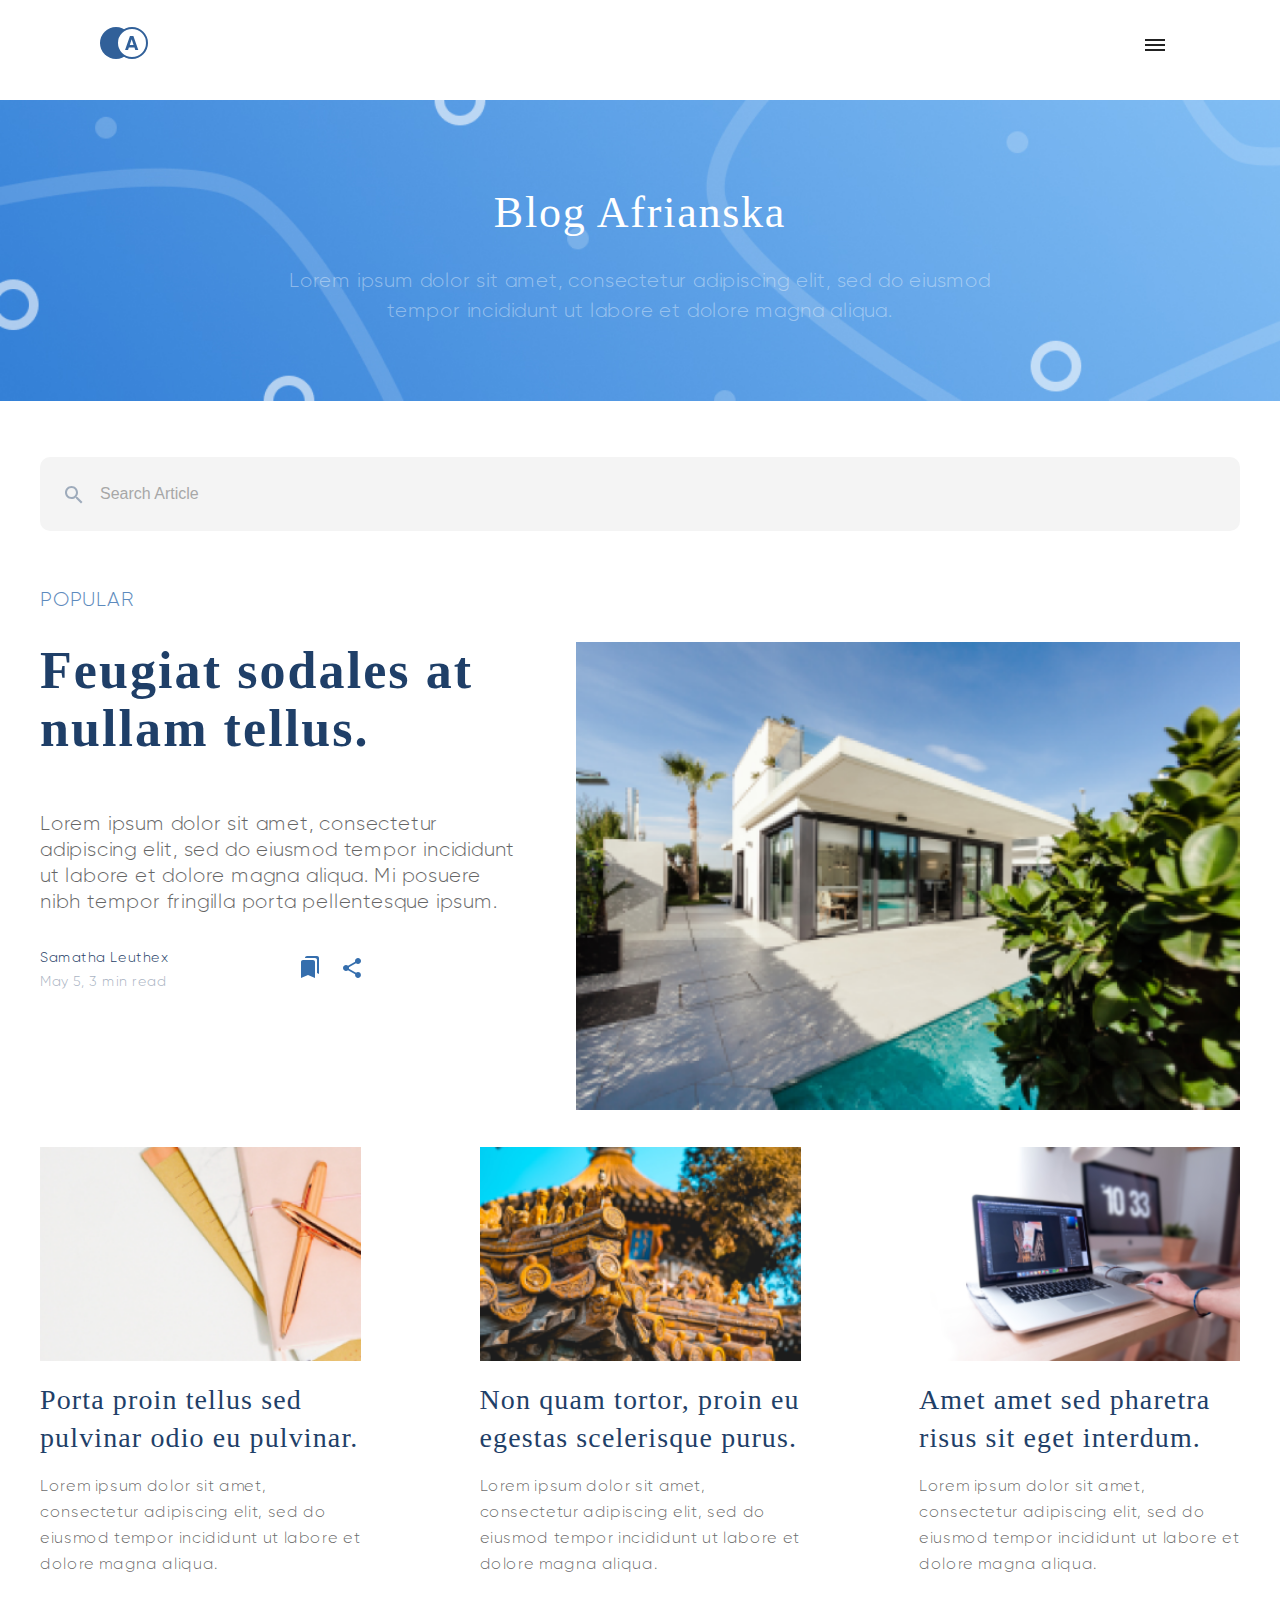
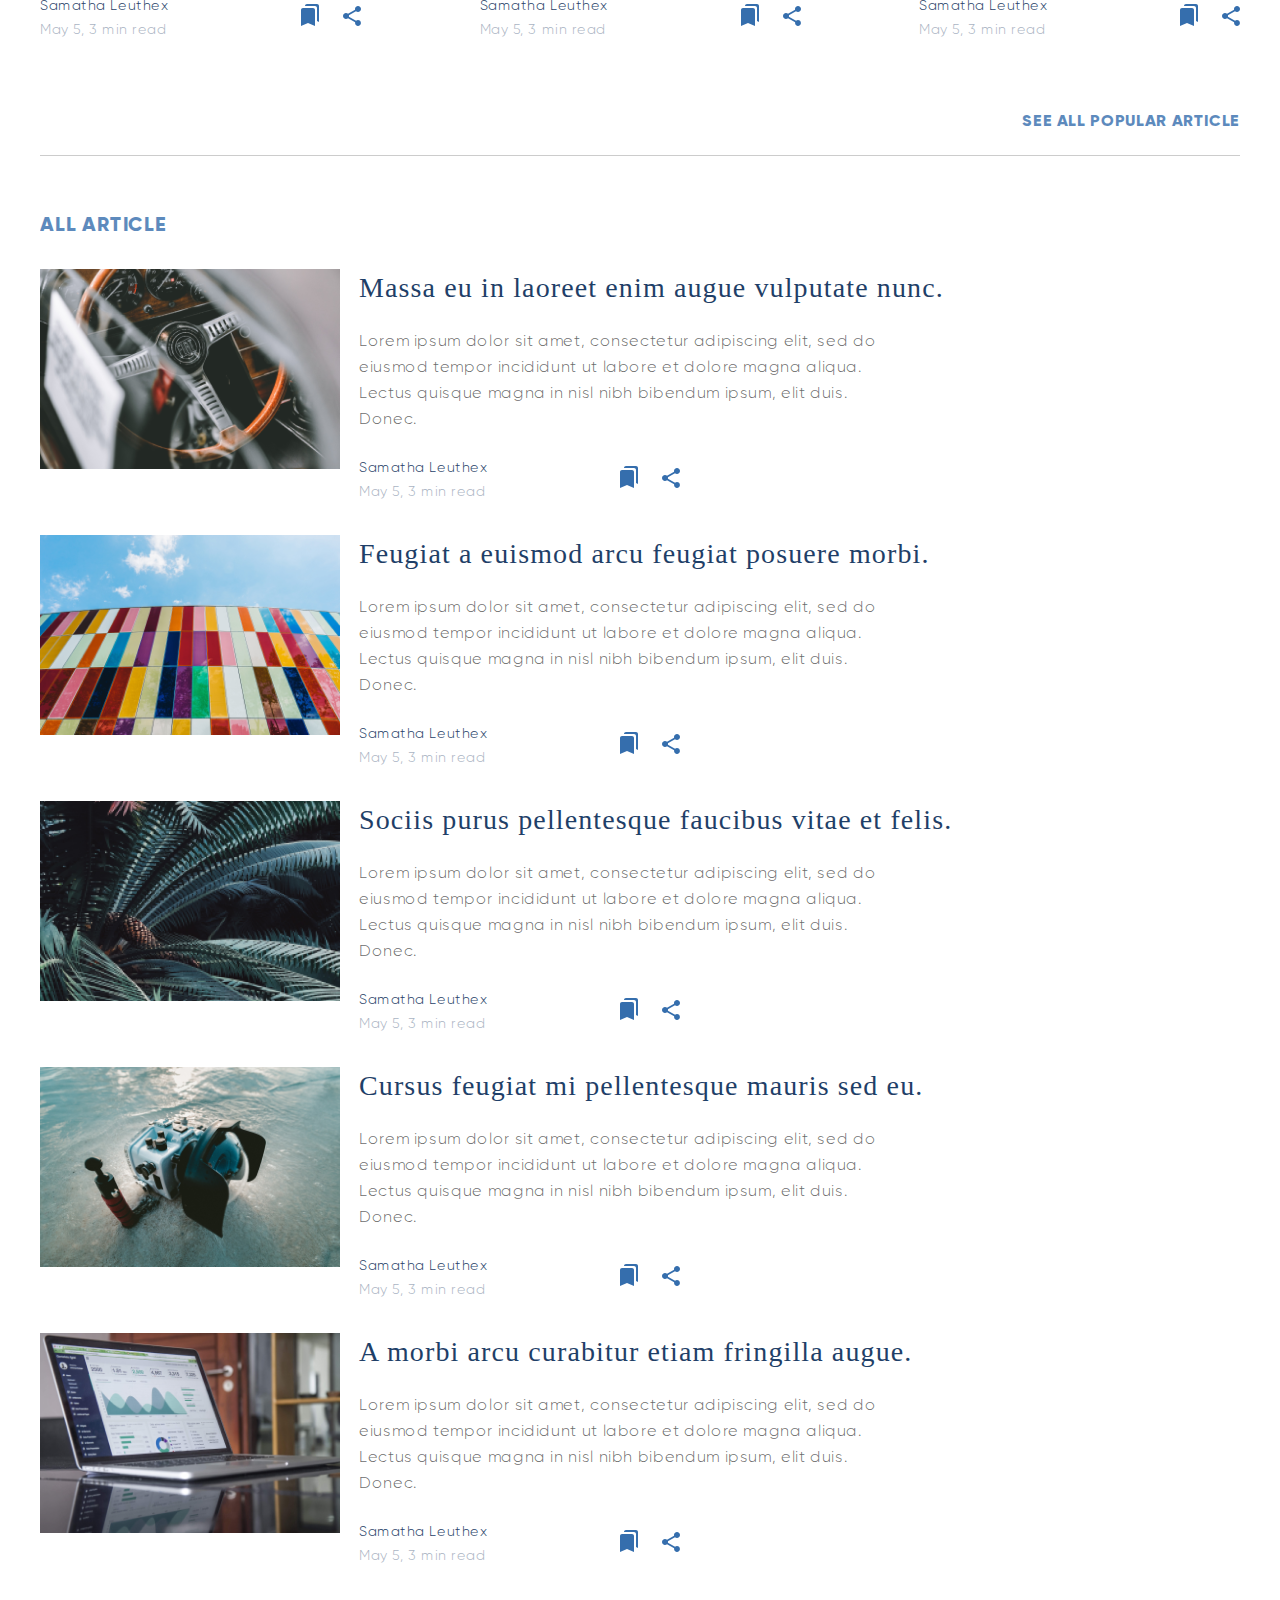
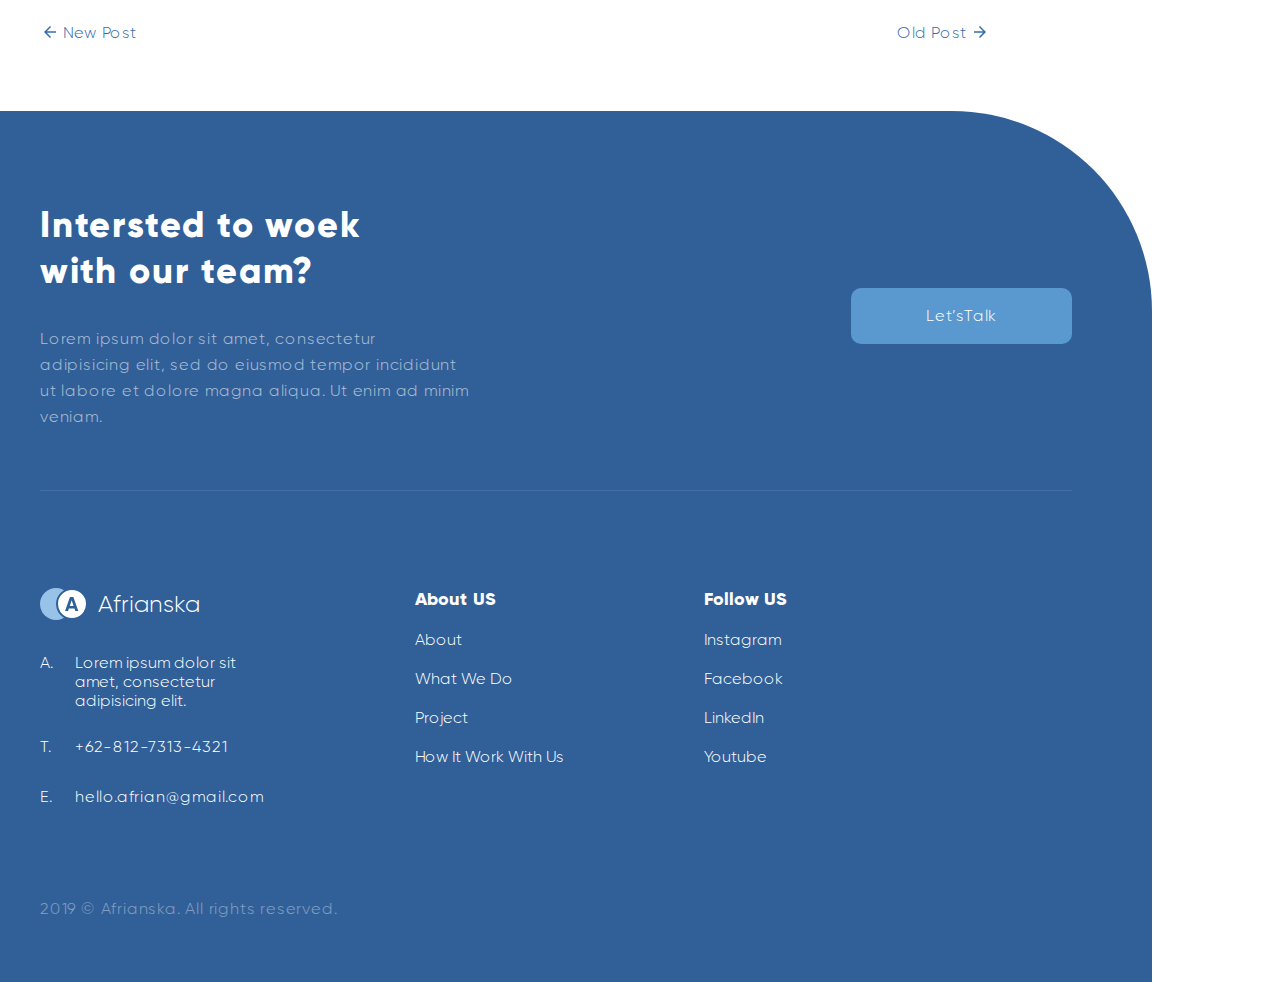
<file: index.html>
<!DOCTYPE html>
<html lang="en">
<head>
    <meta charset="UTF-8">
    <meta name="viewport" content="width=device-width, initial-scale=1.0">
    <title>Afrianska_2</title>
    <link rel="stylesheet" href="./styles/main.min.css">
    <!-- <link rel="stylesheet" href="./styles/main.css"> -->
    
</head>
<body>
    <header>
        <div class="header_inner">
            <div class="header_left">
                <a href="#" class="logo">
                    <img src="./image/1.logo.svg" alt="">
                </a>
            </div>

            <div class="header_burger">
                <input type="checkbox" id="menu">
                <label for="menu" class="burger">

                    <span></span>

                </label>

                <div class="links">
                    <a href="#" class="link">binasa</a>
                    <a href="#" class="link">binasa</a>
                    <a href="#" class="link">binasa</a>
                    <a href="#" class="link">binasa</a>
                </div>



            </div>

        </div>
    </header>



    <section class="section1">
        <div class="section1_inner container">
            <h1>
                Blog Afrianska
            </h1>


            <p>
                Lorem ipsum dolor sit amet, consectetur adipiscing elit, sed do eiusmod tempor incididunt ut labore et
                dolore magna aliqua.
            </p>
        </div>
    </section>


    <section class="section2 container">
        <div class="section2_search">
            <label for="lupa" class="lupa">
                <img src="./image/lupa.svg" alt="">
            </label>
            <input type="search" placeholder="Search Article" id="lupa">
        </div>


        <div class="popular">
            <a href="#">
                POPULAR
            </a>
        </div>
    </section>



    <section class="section3 container">
        <div class="section3_left">

            <div class="section3_left_info">
                <h2>
                    Feugiat sodales at nullam tellus.
                </h2>


                <p>
                    Lorem ipsum dolor sit amet, consectetur adipiscing elit, sed do eiusmod tempor incididunt ut labore
                    et dolore magna aliqua. Mi posuere nibh tempor fringilla porta pellentesque ipsum.
                </p>
            </div>

            <div class="body_links">

                <p class="body_p">
                    Samatha Leuthex
                    <span class="body_span">
                        May 5, 3 min read
                    </span>
                </p>


                <div class="body_share">

                    <a href="#" class="margin_right">
                        <img src="./image/4.silka.svg" alt="">
                    </a>

                    <a href="#">
                        <img src="./image/5.podelitsa.svg" alt="">
                    </a>

                </div>

            </div>

        </div>



        
            <a href="#" class="section3_right">
                <img src="./image/3.home.png" alt="">
            </a>
        

    </section>



    <section class="section4 container">
        <div class="section4_inner_1">

            <div class="section4_blocks">
                <div class="block_img">
                    <a href="#">
                        <img src="./image/6.section2_1.png" alt="">
                    </a>
                </div>

                <div class="block_info">
                    <a href="#" class="h2_link">
                        Porta proin tellus sed pulvinar odio eu pulvinar.
                    </a>

                    <p>
                        Lorem ipsum dolor sit amet, consectetur adipiscing elit, sed do eiusmod tempor incididunt ut
                        labore
                        et dolore magna aliqua.
                    </p>
                </div>

                <div class="body_links">

                    <p class="body_p">
                        Samatha Leuthex
                        <span class="body_span">
                            May 5, 3 min read
                        </span>
                    </p>


                    <div class="body_share">

                        <a href="#">
                            <img src="./image/4.silka.svg" alt="">
                        </a>

                        <a href="#">
                            <img src="./image/5.podelitsa.svg" alt="">
                        </a>

                    </div>

                </div>

            </div>






            <div class="section4_blocks">
                <div class="block_img">
                    <a href="#">
                        <img src="./image/7.section2_2.png" alt="">
                    </a>
                </div>

                <div class="block_info">
                    <a href="#" class="h2_link">
                        Non quam tortor, proin eu egestas scelerisque purus.
                    </a>

                    <p>
                        Lorem ipsum dolor sit amet, consectetur adipiscing elit, sed do eiusmod tempor incididunt ut
                        labore
                        et dolore magna aliqua.
                    </p>
                </div>

                <div class="body_links">

                    <p class="body_p">
                        Samatha Leuthex
                        <span class="body_span">
                            May 5, 3 min read
                        </span>
                    </p>


                    <div class="body_share">

                        <a href="#">
                            <img src="./image/4.silka.svg" alt="">
                        </a>

                        <a href="#">
                            <img src="./image/5.podelitsa.svg" alt="">
                        </a>

                    </div>

                </div>

            </div>




            <div class="section4_blocks">
                <div class="block_img">
                    <a href="#">
                        <img src="./image/8.section2_3.png" alt="">
                    </a>
                </div>

                <div class="block_info">
                    <a href="#" class="h2_link">
                        Amet amet sed pharetra
                        risus sit eget interdum.
                    </a>

                    <p>
                        Lorem ipsum dolor sit amet, consectetur adipiscing elit, sed do eiusmod tempor incididunt ut
                        labore
                        et dolore magna aliqua.
                    </p>
                </div>

                <div class="body_links">

                    <p class="body_p">
                        Samatha Leuthex
                        <span class="body_span">
                            May 5, 3 min read
                        </span>
                    </p>


                    <div class="body_share">

                        <a href="#">
                            <img src="./image/4.silka.svg" alt="">
                        </a>

                        <a href="#">
                            <img src="./image/5.podelitsa.svg" alt="">
                        </a>

                    </div>

                </div>

            </div>

        </div>



        <div class="section4_inner_2">
            <a href="#">
                See All Popular Article
            </a>
        </div>

    </section>



    <section class="section5 container">
        <div class="section5_inner_1">
            <a href="#">
                ALL ARTICLE
            </a>
        </div>


        <div class="section5_inner_2">

            <div class="section5_blocks">

                <div class="section5_blocks_left">
                    <a href="#">
                        <img src="./image/13.Rectangle5.png" alt="">
                    </a>
                </div>

                <div class="section5_blocks_right">

                    <div class="section5_info">
                        <a href="#">
                            Massa eu in laoreet enim augue vulputate nunc.
                        </a>


                        <p>
                            Lorem ipsum dolor sit amet, consectetur adipiscing elit, sed do eiusmod tempor incididunt ut
                            labore et dolore magna aliqua. Lectus quisque magna in nisl nibh bibendum ipsum, elit duis.
                            Donec.
                        </p>
                    </div>


                    <div class="body_links">

                        <p class="body_p">
                            Samatha Leuthex
                            <span class="body_span">
                                May 5, 3 min read
                            </span>
                        </p>


                        <div class="body_share">

                            <a href="#">
                                <img src="./image/4.silka.svg" alt="">
                            </a>

                            <a href="#">
                                <img src="./image/5.podelitsa.svg" alt="">
                            </a>

                        </div>

                    </div>
                </div>
            </div>




            <div class="section5_blocks">

                <div class="section5_blocks_left">
                    <a href="#">
                        <img src="./image/9.Rectangle1.png" alt="">
                    </a>
                </div>

                <div class="section5_blocks_right">

                    <div class="section5_info">
                        <a href="#">
                            Feugiat a euismod arcu feugiat posuere morbi.
                        </a>


                        <p>
                            Lorem ipsum dolor sit amet, consectetur adipiscing elit, sed do eiusmod tempor incididunt ut
                            labore et dolore magna aliqua. Lectus quisque magna in nisl nibh bibendum ipsum, elit duis.
                            Donec.
                        </p>
                    </div>


                    <div class="body_links">

                        <p class="body_p">
                            Samatha Leuthex
                            <span class="body_span">
                                May 5, 3 min read
                            </span>
                        </p>


                        <div class="body_share">

                            <a href="#">
                                <img src="./image/4.silka.svg" alt="">
                            </a>

                            <a href="#">
                                <img src="./image/5.podelitsa.svg" alt="">
                            </a>

                        </div>

                    </div>
                </div>
            </div>




            <div class="section5_blocks">

                <div class="section5_blocks_left">
                    <a href="#">
                        <img src="./image/10.Rectangle2.png" alt="">
                    </a>
                </div>

                <div class="section5_blocks_right">

                    <div class="section5_info">
                        <a href="#">
                            Sociis purus pellentesque faucibus vitae et felis.
                        </a>


                        <p>
                            Lorem ipsum dolor sit amet, consectetur adipiscing elit, sed do eiusmod tempor incididunt ut
                            labore et dolore magna aliqua. Lectus quisque magna in nisl nibh bibendum ipsum, elit duis.
                            Donec.
                        </p>
                    </div>


                    <div class="body_links">

                        <p class="body_p">
                            Samatha Leuthex
                            <span class="body_span">
                                May 5, 3 min read
                            </span>
                        </p>


                        <div class="body_share">

                            <a href="#">
                                <img src="./image/4.silka.svg" alt="">
                            </a>

                            <a href="#">
                                <img src="./image/5.podelitsa.svg" alt="">
                            </a>

                        </div>

                    </div>
                </div>
            </div>




            <div class="section5_blocks">

                <div class="section5_blocks_left">
                    <a href="#">
                        <img src="./image/11.Rectangle3.png" alt="">
                    </a>
                </div>

                <div class="section5_blocks_right">

                    <div class="section5_info">
                        <a href="#">
                            Cursus feugiat mi pellentesque mauris sed eu.
                        </a>


                        <p>
                            Lorem ipsum dolor sit amet, consectetur adipiscing elit, sed do eiusmod tempor incididunt ut
                            labore et dolore magna aliqua. Lectus quisque magna in nisl nibh bibendum ipsum, elit duis.
                            Donec.
                        </p>
                    </div>


                    <div class="body_links">

                        <p class="body_p">
                            Samatha Leuthex
                            <span class="body_span">
                                May 5, 3 min read
                            </span>
                        </p>


                        <div class="body_share">

                            <a href="#">
                                <img src="./image/4.silka.svg" alt="">
                            </a>

                            <a href="#">
                                <img src="./image/5.podelitsa.svg" alt="">
                            </a>

                        </div>

                    </div>
                </div>
            </div>




            <div class="section5_blocks">

                <div class="section5_blocks_left">
                    <a href="#">
                        <img src="./image/12.Rectangle4.png" alt="">
                    </a>
                </div>

                <div class="section5_blocks_right">

                    <div class="section5_info">
                        <a href="#">
                            A morbi arcu curabitur etiam fringilla augue.
                        </a>


                        <p>
                            Lorem ipsum dolor sit amet, consectetur adipiscing elit, sed do eiusmod tempor incididunt ut
                            labore et dolore magna aliqua. Lectus quisque magna in nisl nibh bibendum ipsum, elit duis.
                            Donec.
                        </p>
                    </div>


                    <div class="body_links">

                        <p class="body_p">
                            Samatha Leuthex
                            <span class="body_span">
                                May 5, 3 min read
                            </span>
                        </p>


                        <div class="body_share">

                            <a href="#">
                                <img src="./image/4.silka.svg" alt="">
                            </a>

                            <a href="#">
                                <img src="./image/5.podelitsa.svg" alt="">
                            </a>

                        </div>

                    </div>
                </div>
            </div>


            <div class="section5_links_page">
                <a href="#" class="left_link">
                    New Post
                </a>


                <a href="#" class="rigth_link">
                    Old Post
                </a>
            </div>

        </div>
    </section>



    <footer>

        <div class="lolo container">
            <div class="footer_down">
                <div class="down_item1">
                    <div class="item1_left">
                        <h3>
                            Intersted to woek
                            with our team?
                        </h3>

                        <p>
                            Lorem ipsum dolor sit amet, consectetur adipisicing elit, sed do eiusmod tempor
                            incididunt
                            ut labore et dolore magna aliqua. Ut enim ad minim veniam.
                        </p>
                    </div>


                    <a href="#" class="item1_right">
                        Let’sTalk
                    </a>

                </div>


                <div class="down_item2">
                    <div class="footer_links">
                        <div class="lnk">
                            <a href="#">
                                <img src="./image/16.logo_footer.svg" alt="">
                                <h3>
                                    Afrianska
                                </h3>
                            </a>
                        </div>

                        <p class="A">

                            Lorem ipsum dolor sit amet, consectetur adipisicing elit.

                        </p>


                        <div class="f_link">
                            <a href="tel:+62-812-7313-4321" class="T">
                                +62-812-7313-4321
                            </a>

                            <a href="mailto:hello.afrian@gmail.com" class="E">
                                hello.afrian@gmail.com
                            </a>
                        </div>
                    </div>


                    <div class="footer_links2">
                        <ul>
                            <li class="margin">About US</li>
                            <li><a href="#">About</a></li>
                            <li><a href="#">What We Do</a></li>
                            <li><a href="#">Project</a></li>
                            <li><a href="#">How It Work With Us</a></li>
                        </ul>


                        <ul>
                            <li class="margin">Follow US</li>
                            <li><a href="#">Instagram</a></li>
                            <li><a href="#">Facebook</a></li>
                            <li><a href="#">LinkedIn</a></li>
                            <li><a href="#">Youtube</a></li>
                        </ul>
                    </div>
                </div>


                <div class="vanihoyat">
                    <p>
                        2019 © Afrianska. All rights reserved.
                    </p>
                </div>

            </div>
        </div>

    </footer>
</body>
</html>
</file>
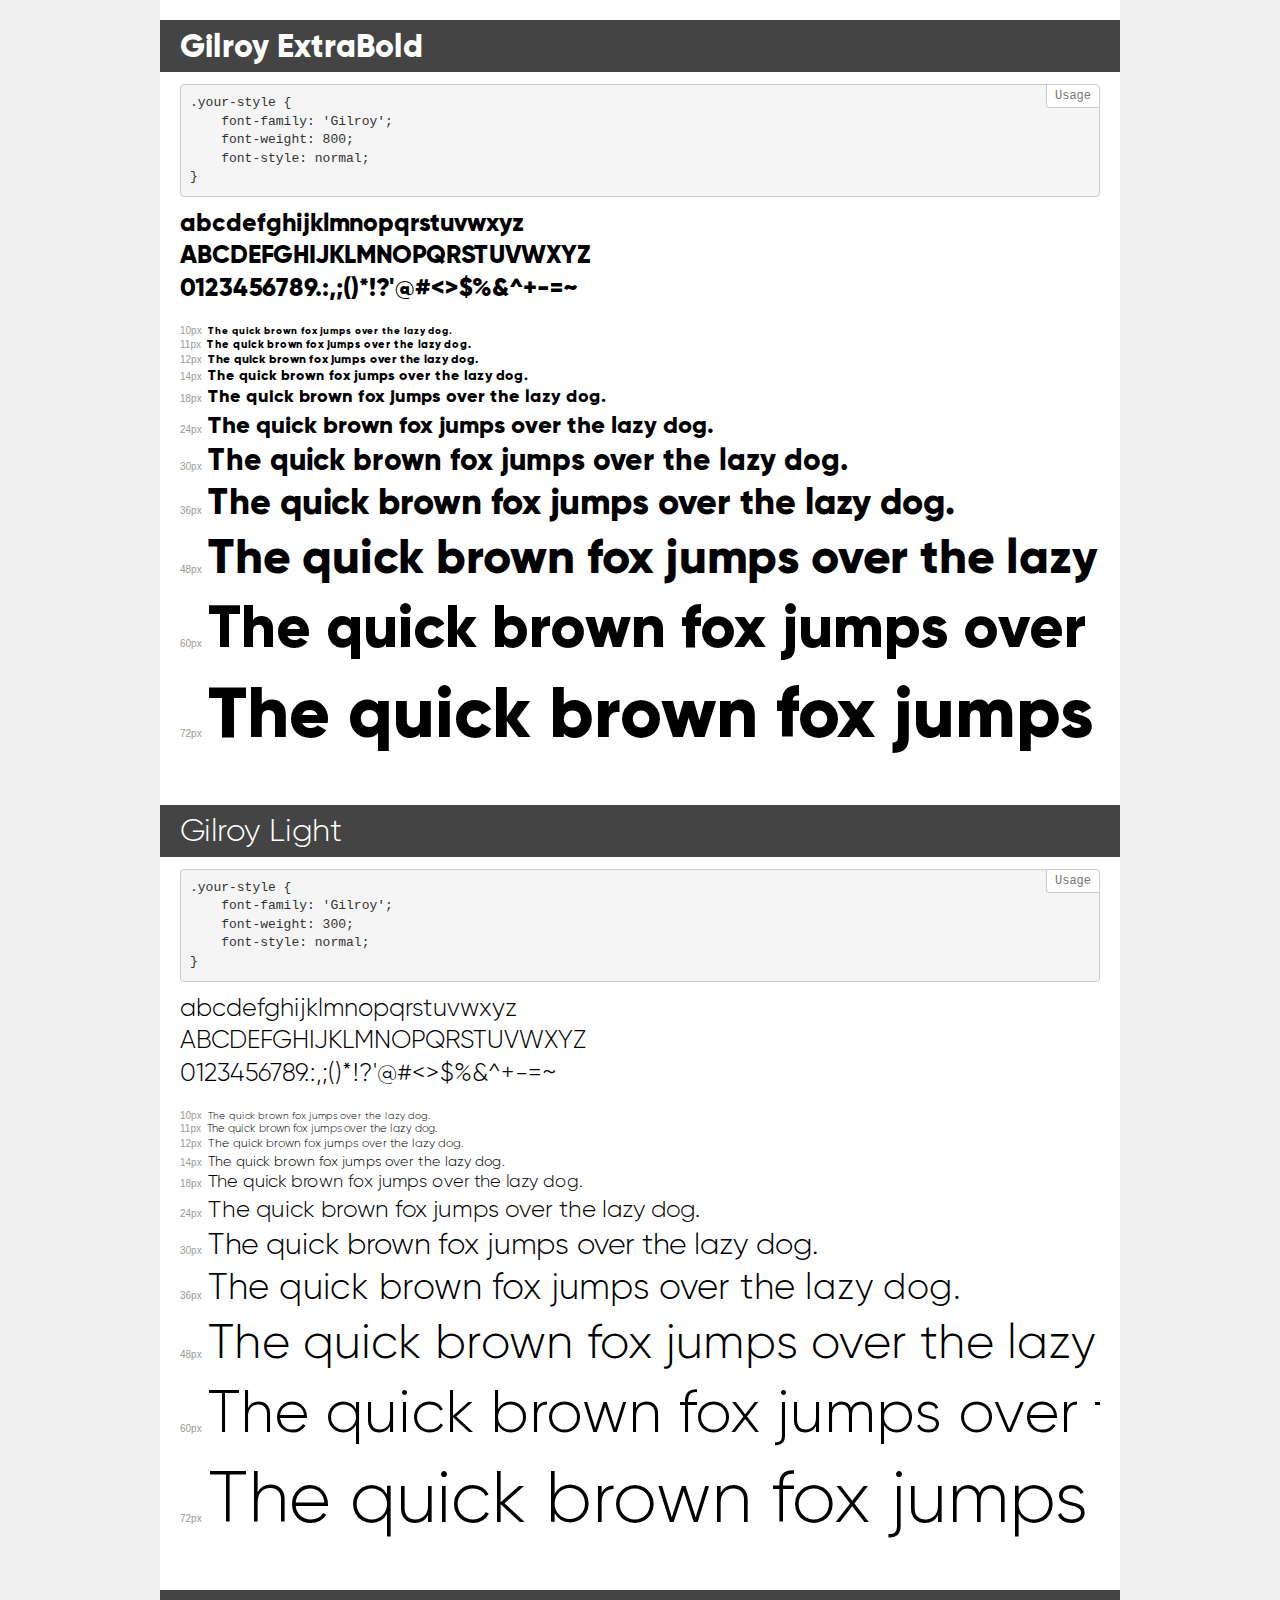
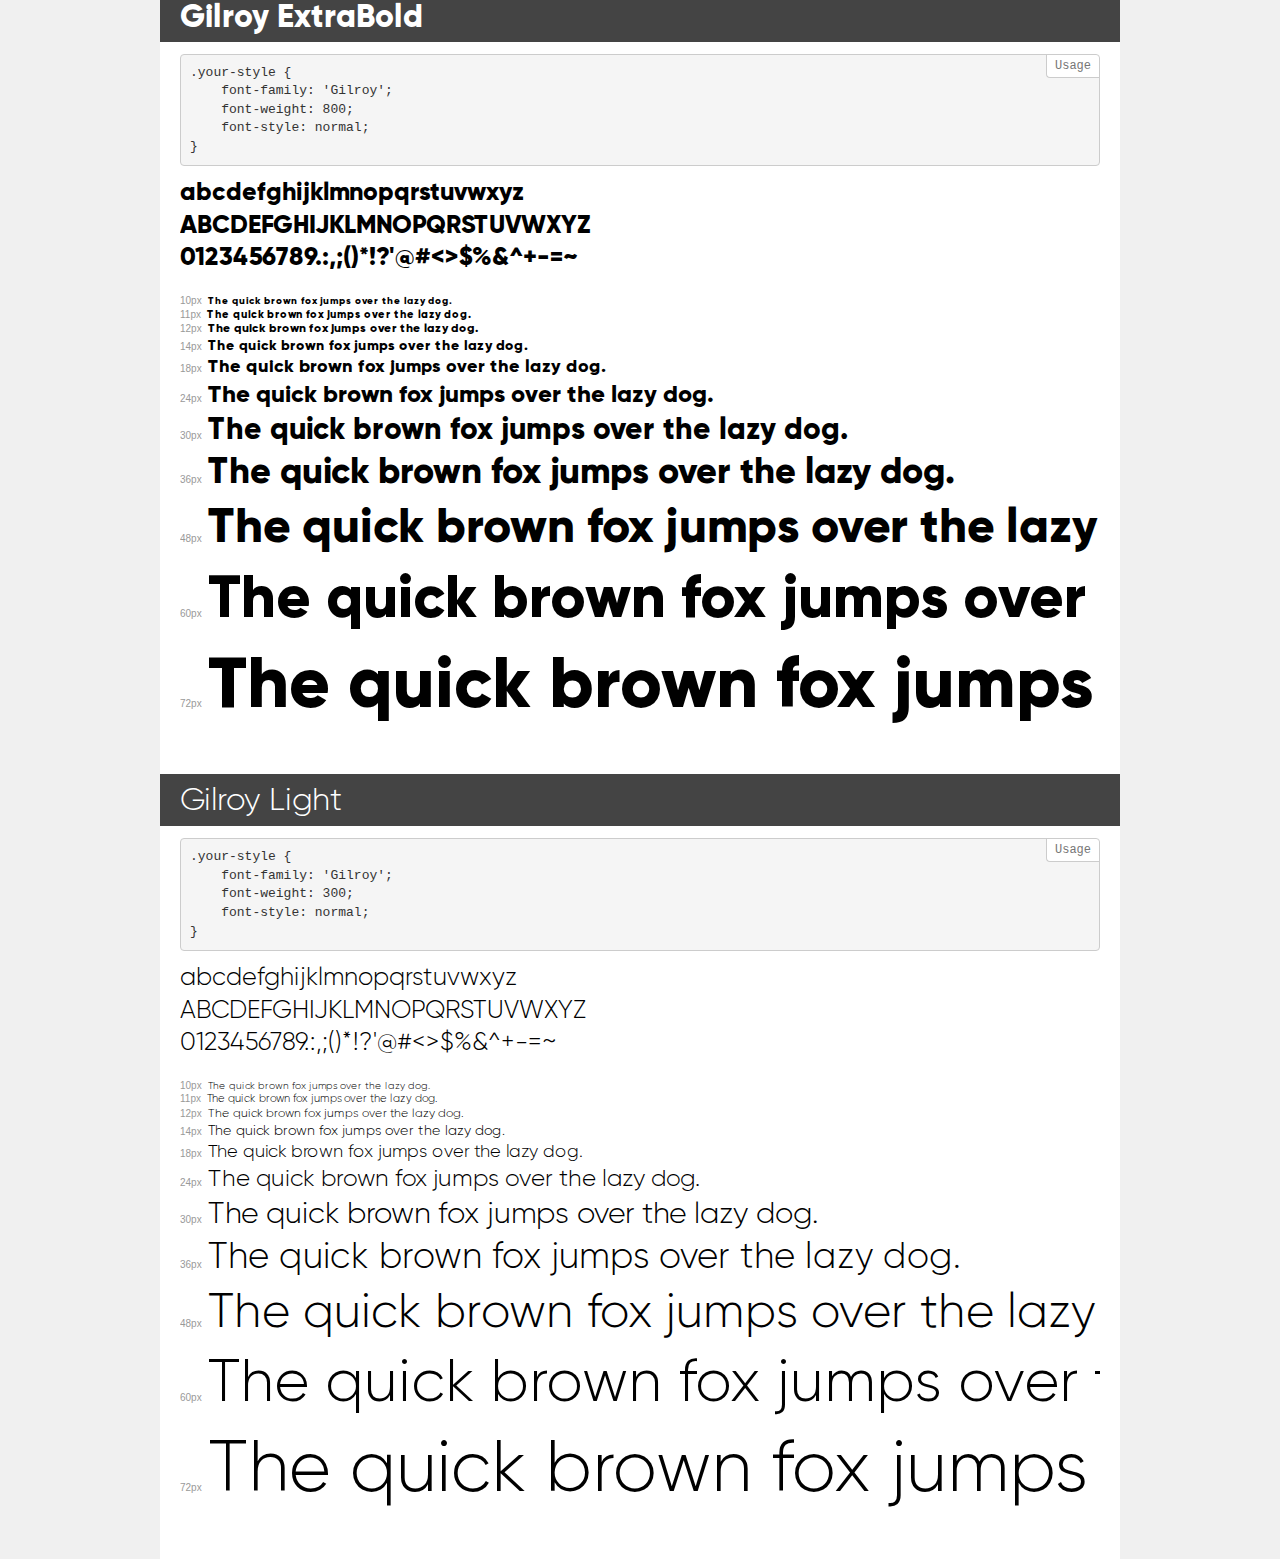
<file: fonts/demo.html>
<!DOCTYPE html>
<html lang="en">
<head>
    <meta charset="utf-8">
    <meta http-equiv="X-UA-Compatible" content="IE=edge">
    <meta name="viewport" content="width=device-width, initial-scale=1">
    <meta name="robots" content="noindex, noarchive">
    <meta name="format-detection" content="telephone=no">
    <title>Transfonter demo</title>
    <link href="stylesheet.css" rel="stylesheet">
    <style>
        /*
        http://meyerweb.com/eric/tools/css/reset/
        v2.0 | 20110126
        License: none (public domain)
        */
        html, body, div, span, applet, object, iframe,
        h1, h2, h3, h4, h5, h6, p, blockquote, pre,
        a, abbr, acronym, address, big, cite, code,
        del, dfn, em, img, ins, kbd, q, s, samp,
        small, strike, strong, sub, sup, tt, var,
        b, u, i, center,
        dl, dt, dd, ol, ul, li,
        fieldset, form, label, legend,
        table, caption, tbody, tfoot, thead, tr, th, td,
        article, aside, canvas, details, embed,
        figure, figcaption, footer, header, hgroup,
        menu, nav, output, ruby, section, summary,
        time, mark, audio, video {
            margin: 0;
            padding: 0;
            border: 0;
            font-size: 100%;
            font: inherit;
            vertical-align: baseline;
        }
        /* HTML5 display-role reset for older browsers */
        article, aside, details, figcaption, figure,
        footer, header, hgroup, menu, nav, section {
            display: block;
        }
        body {
            line-height: 1;
        }
        ol, ul {
            list-style: none;
        }
        blockquote, q {
            quotes: none;
        }
        blockquote:before, blockquote:after,
        q:before, q:after {
            content: '';
            content: none;
        }
        table {
            border-collapse: collapse;
            border-spacing: 0;
        }
        /* demo styles */
        body {
            background: #f0f0f0;
            color: #000;
        }
        .page {
            background: #fff;
            width: 920px;
            margin: 0 auto;
            padding: 20px 20px 0 20px;
            overflow: hidden;
        }
        .font-container {
            overflow-x: auto;
            overflow-y: hidden;
            margin-bottom: 40px;
            line-height: 1.3;
            white-space: nowrap;
            padding-bottom: 5px;
        }
        h1 {
            position: relative;
            background: #444;
            font-size: 32px;
            color: #fff;
            padding: 10px 20px;
            margin: 0 -20px 12px -20px;
        }
        .letters {
            font-size: 25px;
            margin-bottom: 20px;
        }
        .s10:before {
            content: '10px';
        }
        .s11:before {
            content: '11px';
        }
        .s12:before {
            content: '12px';
        }
        .s14:before {
            content: '14px';
        }
        .s18:before {
            content: '18px';
        }
        .s24:before {
            content: '24px';
        }
        .s30:before {
            content: '30px';
        }
        .s36:before {
            content: '36px';
        }
        .s48:before {
            content: '48px';
        }
        .s60:before {
            content: '60px';
        }
        .s72:before {
            content: '72px';
        }
        .s10:before, .s11:before, .s12:before, .s14:before,
        .s18:before, .s24:before, .s30:before, .s36:before,
        .s48:before, .s60:before, .s72:before {
            font-family: Arial, sans-serif;
            font-size: 10px;
            font-weight: normal;
            font-style: normal;
            color: #999;
            padding-right: 6px;
        }
        pre {
            display: block;
            position: relative;
            padding: 9px;
            margin: 0 0 10px;
            font-family: Monaco, Menlo, Consolas, "Courier New", monospace;
            font-size: 13px;
            line-height: 1.428571429;
            color: #333;
            font-weight: normal;
            font-style: normal;
            background-color: #f5f5f5;
            border: 1px solid #ccc;
            overflow-x: auto;
            border-radius: 4px;
        }
        pre:after {
            display: block;
            position: absolute;
            right: 0;
            top: 0;
            content: 'Usage';
            line-height: 1;
            padding: 5px 8px;
            font-size: 12px;
            color: #767676;
            background-color: #fff;
            border: 1px solid #ccc;
            border-right: none;
            border-top: none;
            border-radius: 0 4px 0 4px;
            z-index: 10;
        }
        /* responsive */
        @media (max-width: 959px) {
            .page {
                width: auto;
                margin: 0;
            }
        }
    </style>
</head>
<body>
<div class="page">
    <div class="demo">
        <h1 style="font-family: 'Gilroy'; font-weight: 800; font-style: normal;">Gilroy ExtraBold</h1>
        <pre>.your-style {
    font-family: 'Gilroy';
    font-weight: 800;
    font-style: normal;
}</pre>
        <div class="font-container" style="font-family: 'Gilroy'; font-weight: 800; font-style: normal;">
            <p class="letters">
                abcdefghijklmnopqrstuvwxyz<br>
ABCDEFGHIJKLMNOPQRSTUVWXYZ<br>
                0123456789.:,;()*!?'@#<>$%&^+-=~
            </p>
            <p class="s10" style="font-size: 10px;">The quick brown fox jumps over the lazy dog.</p>
            <p class="s11" style="font-size: 11px;">The quick brown fox jumps over the lazy dog.</p>
            <p class="s12" style="font-size: 12px;">The quick brown fox jumps over the lazy dog.</p>
            <p class="s14" style="font-size: 14px;">The quick brown fox jumps over the lazy dog.</p>
            <p class="s18" style="font-size: 18px;">The quick brown fox jumps over the lazy dog.</p>
            <p class="s24" style="font-size: 24px;">The quick brown fox jumps over the lazy dog.</p>
            <p class="s30" style="font-size: 30px;">The quick brown fox jumps over the lazy dog.</p>
            <p class="s36" style="font-size: 36px;">The quick brown fox jumps over the lazy dog.</p>
            <p class="s48" style="font-size: 48px;">The quick brown fox jumps over the lazy dog.</p>
            <p class="s60" style="font-size: 60px;">The quick brown fox jumps over the lazy dog.</p>
            <p class="s72" style="font-size: 72px;">The quick brown fox jumps over the lazy dog.</p>
        </div>
    </div>
    <div class="demo">
        <h1 style="font-family: 'Gilroy'; font-weight: 300; font-style: normal;">Gilroy Light</h1>
        <pre>.your-style {
    font-family: 'Gilroy';
    font-weight: 300;
    font-style: normal;
}</pre>
        <div class="font-container" style="font-family: 'Gilroy'; font-weight: 300; font-style: normal;">
            <p class="letters">
                abcdefghijklmnopqrstuvwxyz<br>
ABCDEFGHIJKLMNOPQRSTUVWXYZ<br>
                0123456789.:,;()*!?'@#<>$%&^+-=~
            </p>
            <p class="s10" style="font-size: 10px;">The quick brown fox jumps over the lazy dog.</p>
            <p class="s11" style="font-size: 11px;">The quick brown fox jumps over the lazy dog.</p>
            <p class="s12" style="font-size: 12px;">The quick brown fox jumps over the lazy dog.</p>
            <p class="s14" style="font-size: 14px;">The quick brown fox jumps over the lazy dog.</p>
            <p class="s18" style="font-size: 18px;">The quick brown fox jumps over the lazy dog.</p>
            <p class="s24" style="font-size: 24px;">The quick brown fox jumps over the lazy dog.</p>
            <p class="s30" style="font-size: 30px;">The quick brown fox jumps over the lazy dog.</p>
            <p class="s36" style="font-size: 36px;">The quick brown fox jumps over the lazy dog.</p>
            <p class="s48" style="font-size: 48px;">The quick brown fox jumps over the lazy dog.</p>
            <p class="s60" style="font-size: 60px;">The quick brown fox jumps over the lazy dog.</p>
            <p class="s72" style="font-size: 72px;">The quick brown fox jumps over the lazy dog.</p>
        </div>
    </div>
    <div class="demo">
        <h1 style="font-family: 'Gilroy'; font-weight: 800; font-style: normal;">Gilroy ExtraBold</h1>
        <pre>.your-style {
    font-family: 'Gilroy';
    font-weight: 800;
    font-style: normal;
}</pre>
        <div class="font-container" style="font-family: 'Gilroy'; font-weight: 800; font-style: normal;">
            <p class="letters">
                abcdefghijklmnopqrstuvwxyz<br>
ABCDEFGHIJKLMNOPQRSTUVWXYZ<br>
                0123456789.:,;()*!?'@#<>$%&^+-=~
            </p>
            <p class="s10" style="font-size: 10px;">The quick brown fox jumps over the lazy dog.</p>
            <p class="s11" style="font-size: 11px;">The quick brown fox jumps over the lazy dog.</p>
            <p class="s12" style="font-size: 12px;">The quick brown fox jumps over the lazy dog.</p>
            <p class="s14" style="font-size: 14px;">The quick brown fox jumps over the lazy dog.</p>
            <p class="s18" style="font-size: 18px;">The quick brown fox jumps over the lazy dog.</p>
            <p class="s24" style="font-size: 24px;">The quick brown fox jumps over the lazy dog.</p>
            <p class="s30" style="font-size: 30px;">The quick brown fox jumps over the lazy dog.</p>
            <p class="s36" style="font-size: 36px;">The quick brown fox jumps over the lazy dog.</p>
            <p class="s48" style="font-size: 48px;">The quick brown fox jumps over the lazy dog.</p>
            <p class="s60" style="font-size: 60px;">The quick brown fox jumps over the lazy dog.</p>
            <p class="s72" style="font-size: 72px;">The quick brown fox jumps over the lazy dog.</p>
        </div>
    </div>
    <div class="demo">
        <h1 style="font-family: 'Gilroy'; font-weight: 300; font-style: normal;">Gilroy Light</h1>
        <pre>.your-style {
    font-family: 'Gilroy';
    font-weight: 300;
    font-style: normal;
}</pre>
        <div class="font-container" style="font-family: 'Gilroy'; font-weight: 300; font-style: normal;">
            <p class="letters">
                abcdefghijklmnopqrstuvwxyz<br>
ABCDEFGHIJKLMNOPQRSTUVWXYZ<br>
                0123456789.:,;()*!?'@#<>$%&^+-=~
            </p>
            <p class="s10" style="font-size: 10px;">The quick brown fox jumps over the lazy dog.</p>
            <p class="s11" style="font-size: 11px;">The quick brown fox jumps over the lazy dog.</p>
            <p class="s12" style="font-size: 12px;">The quick brown fox jumps over the lazy dog.</p>
            <p class="s14" style="font-size: 14px;">The quick brown fox jumps over the lazy dog.</p>
            <p class="s18" style="font-size: 18px;">The quick brown fox jumps over the lazy dog.</p>
            <p class="s24" style="font-size: 24px;">The quick brown fox jumps over the lazy dog.</p>
            <p class="s30" style="font-size: 30px;">The quick brown fox jumps over the lazy dog.</p>
            <p class="s36" style="font-size: 36px;">The quick brown fox jumps over the lazy dog.</p>
            <p class="s48" style="font-size: 48px;">The quick brown fox jumps over the lazy dog.</p>
            <p class="s60" style="font-size: 60px;">The quick brown fox jumps over the lazy dog.</p>
            <p class="s72" style="font-size: 72px;">The quick brown fox jumps over the lazy dog.</p>
        </div>
    </div>
</div>
</body>
</html>
</file>
<file: styles/main.css>
/*
* Prefixed by https://autoprefixer.github.io
* PostCSS: v7.0.29,
* Autoprefixer: v9.7.6
* Browsers: since 2010
*/



@font-face {
        font-family: 'Gilroy';
        src: url('../fonts/Gilroy-ExtraBold.eot');
        src: url('../fonts/Gilroy-ExtraBold.eot?#iefix') format('embedded-opentype'),
                url('../fonts/Gilroy-ExtraBold.woff') format('woff'),
                url('../fonts/Gilroy-ExtraBold.ttf') format('truetype');
        font-weight: 800;
        font-style: normal;
        font-display: swap;
}

@font-face {
        font-family: 'Gilroy';
        src: url('../fonts/Gilroy-Light.eot');
        src: url('../fonts/Gilroy-Light.eot?#iefix') format('embedded-opentype'),
                url('../fonts/Gilroy-Light.woff') format('woff'),
                url('../fonts/Gilroy-Light.ttf') format('truetype');
        font-weight: 300;
        font-style: normal;
        font-display: swap;
}

@font-face {
        font-family: 'Gilroy';
        src: url('../fonts/Gilroy-ExtraBold_1.eot');
        src: url('../fonts/Gilroy-ExtraBold_1.eot?#iefix') format('embedded-opentype'),
                url('../fonts/Gilroy-ExtraBold_1.woff') format('woff'),
                url('../fonts/Gilroy-ExtraBold_1.ttf') format('truetype');
        font-weight: 800;
        font-style: normal;
        font-display: swap;
}

@font-face {
        font-family: 'Gilroy';
        src: url('../fonts/Gilroy-Light_1.eot');
        src: url('../fonts/Gilroy-Light_1.eot?#iefix') format('embedded-opentype'),
                url('../fonts/Gilroy-Light_1.woff') format('woff'),
                url('../fonts/Gilroy-Light_1.ttf') format('truetype');
        font-weight: 300;
        font-style: normal;
        font-display: swap;
}



body {
        margin: 0;
        padding: 0;
        font-family: 'Gilroy';

}

h1,
h2,
h3,
h4,
h5,
h6,
a,
p {
        margin: 0;
        padding: 0;
        text-decoration: none;
}

.container {
        width: 1200px;
        margin-left: auto;
        margin-right: auto;
}

.header_burger {
        position: relative;
}

.header_burger input {
        display: none;
}


.burger {
        display: block;
        width: 50px;
        height: 50px;
        position: relative;
}

.burger span {
        position: absolute;
        top: 50%;
        margin-top: -1px;
        left: 50%;
        margin-left: -10px;
        width: 20px;
        height: 2px;
        background-color: #222;
}

.burger span,
.burger span::before,
.burger span::after {
        position: absolute;
        top: 50%;
        margin-top: -1px;
        left: 50%;
        margin-left: -10px;
        width: 20px;
        height: 2px;
        background-color: #222;
}



.burger span::before,
.burger span::after {
        content: '';
        display: block;
        -webkit-transition: all ease 0.5s;
        -o-transition: all ease 0.5s;
        -moz-transition: all ease 0.5s;
        transition: all ease 0.5s;
}

.burger span::before {
        -webkit-transform: translateY(-5px);
        -moz-transform: translateY(-5px);
        -ms-transform: translateY(-5px);
        -o-transform: translateY(-5px);
        transform: translateY(-5px);
}

.burger span::after {
        -webkit-transform: translateY(5px);
        -moz-transform: translateY(5px);
        -ms-transform: translateY(5px);
        -o-transform: translateY(5px);
        transform: translateY(5px);
}

.burger:hover {
        cursor: pointer;

}



#menu:checked+.burger span {
        height: 0;


}


#menu:checked+.burger span::before {
        -webkit-transform: rotate(45deg);
        -moz-transform: rotate(45deg);
        -ms-transform: rotate(45deg);
        -o-transform: rotate(45deg);
        transform: rotate(45deg);
}

#menu:checked+.burger span::after {
        -webkit-transform: rotate(-45deg);
        -moz-transform: rotate(-45deg);
        -ms-transform: rotate(-45deg);
        -o-transform: rotate(-45deg);
        transform: rotate(-45deg);
}

#menu:checked~.links {
        -webkit-transform: scale(1);
        -moz-transform: scale(1);
        -ms-transform: scale(1);
        -o-transform: scale(1);
        transform: scale(1);
        -webkit-transition: all ease 0.5s;
        -o-transition: all ease 0.5s;
        -moz-transition: all ease 0.5s;
        transition: all ease 0.5s;
}




.links {
        display: -webkit-box;
        display: -webkit-flex;
        display: -moz-box;
        display: -ms-flexbox;
        display: flex;
        -webkit-transform: scale(0);
        -moz-transform: scale(0);
        -ms-transform: scale(0);
        -o-transform: scale(0);
        transform: scale(0);
        -webkit-box-orient: vertical;
        -webkit-box-direction: normal;
        -webkit-flex-direction: column;
        -moz-box-orient: vertical;
        -moz-box-direction: normal;
        -ms-flex-direction: column;
        flex-direction: column;
        position: absolute;
        right: 38px;
        background-color: #3d3d3d;
        -webkit-border-radius: 5px;
        -moz-border-radius: 5px;
        border-radius: 5px;



}

.link {
        color: white;
        padding: 10px 20px;
        -webkit-border-radius: 5px;
        -moz-border-radius: 5px;
        border-radius: 5px;
        -webkit-transition: all ease 0.5s;
        -o-transition: all ease 0.5s;
        -moz-transition: all ease 0.5s;
        transition: all ease 0.5s;

}

.link:hover {
        color: white;
        padding: 10px 20px;

        background-color: #222;

}


header {
        position: fixed;
        margin-left: auto;
        margin-right: auto;
        width: 100%;
        top: 0;
        -webkit-box-sizing: border-box;
        -moz-box-sizing: border-box;
        box-sizing: border-box;
        padding: 20px 100px;
        background-color: #ffffff;
        z-index: 1000;
}



.header_inner {
        display: -webkit-box;
        display: -webkit-flex;
        display: -moz-box;
        display: -ms-flexbox;
        display: flex;
        -webkit-box-align: center;
        -webkit-align-items: center;
        -moz-box-align: center;
        -ms-flex-align: center;
        align-items: center;
        -webkit-box-pack: justify;
        -webkit-justify-content: space-between;
        -moz-box-pack: justify;
        -ms-flex-pack: justify;
        justify-content: space-between;

}

.section1 {
        margin-top: 100px;
        background-image: url(../image/2.back.jpg);
        background-repeat: no-repeat;
        -webkit-background-size: cover;
        -moz-background-size: cover;
        background-size: cover;
        display: -webkit-box;
        display: -webkit-flex;
        display: -moz-box;
        display: -ms-flexbox;
        display: flex;

        -webkit-box-pack: center;

        -webkit-justify-content: center;

        -moz-box-pack: center;

        -ms-flex-pack: center;

        justify-content: center;
        height: 301px;


}

.section1_inner {
        display: -webkit-box;
        display: -webkit-flex;
        display: -moz-box;
        display: -ms-flexbox;
        display: flex;
        -webkit-box-align: center;
        -webkit-align-items: center;
        -moz-box-align: center;
        -ms-flex-align: center;
        align-items: center;
        -webkit-box-orient: vertical;
        -webkit-box-direction: normal;
        -webkit-flex-direction: column;
        -moz-box-orient: vertical;
        -moz-box-direction: normal;
        -ms-flex-direction: column;
        flex-direction: column;
        -webkit-box-pack: center;
        -webkit-justify-content: center;
        -moz-box-pack: center;
        -ms-flex-pack: center;
        justify-content: center;
}

.section1_inner h1 {
        font-family: 'galien';
        font-weight: 400;
        font-size: 44px;
        line-height: 74px;
        text-align: center;
        letter-spacing: 0.04em;
        color: #FFFFFF;

}

.section1_inner p {
        font-size: 20px;
        line-height: 30px;
        text-align: center;
        letter-spacing: 0.04em;
        color: rgba(255, 255, 255, 0.4);
        margin-top: 16px;
        width: 760px;
}


.section2 {
        display: -webkit-box;
        display: -webkit-flex;
        display: -moz-box;
        display: -ms-flexbox;
        display: flex;
        -webkit-box-orient: vertical;
        -webkit-box-direction: normal;
        -webkit-flex-direction: column;
        -moz-box-orient: vertical;
        -moz-box-direction: normal;
        -ms-flex-direction: column;
        flex-direction: column;
}

.section2_search {
        background: #F4F4F4;
        -webkit-border-radius: 10px;
        -moz-border-radius: 10px;
        border-radius: 10px;
        margin-top: 56px;
}

.section2_search input {
        background: #F4F4F4;
        border: none;
        padding: 28px;
        width: 96%;
        margin-left: 10px;
        font-size: 16px;

        color: #1F3F68;
}

.section2_search input::-webkit-input-placeholder {
        opacity: 0.6;
}

.section2_search input:-moz-placeholder {
        opacity: 0.6;
}

.section2_search input::-moz-placeholder {
        opacity: 0.6;
}

.section2_search input:-ms-input-placeholder {
        opacity: 0.6;
}

.section2_search input::-ms-input-placeholder {
        opacity: 0.6;
}

.section2_search input::placeholder {
        opacity: 0.6;
}

.lupa {
        position: relative;
        left: 25px;
        top: 5px;
        opacity: 0.4;
}

.section2_search input:focus {
        outline: none;

}

.popular {
        margin-top: 56px;
}

.popular a {
        font-size: 20px;
        line-height: 25px;
        letter-spacing: 0.04em;
        color: #356EAD;
        opacity: 0.8;
}

.section3 {
        display: -webkit-box;
        display: -webkit-flex;
        display: -moz-box;
        display: -ms-flexbox;
        display: flex;
        -webkit-box-align: start;
        -webkit-align-items: flex-start;
        -moz-box-align: start;
        -ms-flex-align: start;
        align-items: flex-start;
        -webkit-box-pack: justify;
        -webkit-justify-content: space-between;
        -moz-box-pack: justify;
        -ms-flex-pack: justify;
        justify-content: space-between;
        margin-top: 30px;
}

.section3_left_info {
        width: 89%;
}


.section3_left_info h2 {
        font-family: 'galien';
        font-size: 52px;
        font-weight: 700;
        line-height: 58px;
        letter-spacing: 0.04em;
        color: #1F3F68;
        width: 100%;
}


.section3_left_info p {
        font-size: 20px;
        line-height: 26px;
        letter-spacing: 0.04em;
        color: #000000;
        opacity: 0.6;
        margin-top: 53px;
        width: 100%;

}

.section3_right {
        width: 185%;
        -webkit-box-sizing: border-box;
        -moz-box-sizing: border-box;
        box-sizing: border-box;

}


.section3_right img {
        -o-object-fit: cover;
        object-fit: cover;
        width: 100%;
}

.section3_left .body_links {
        margin-top: 30px;
}

.body_links {
        display: -webkit-box;
        display: -webkit-flex;
        display: -moz-box;
        display: -ms-flexbox;
        display: flex;
        -webkit-box-pack: justify;
        -webkit-justify-content: space-between;
        -moz-box-pack: justify;
        -ms-flex-pack: justify;
        justify-content: space-between;
        -webkit-box-align: center;
        -webkit-align-items: center;
        -moz-box-align: center;
        -ms-flex-align: center;
        align-items: center;
        width: 321px;
}



.body_share a:nth-child(1) {
        margin-right: 20px;
}

.body_p {
        display: -webkit-box;
        display: -webkit-flex;
        display: -moz-box;
        display: -ms-flexbox;
        display: flex;
        -webkit-box-orient: vertical;
        -webkit-box-direction: normal;
        -webkit-flex-direction: column;
        -moz-box-orient: vertical;
        -moz-box-direction: normal;
        -ms-flex-direction: column;
        flex-direction: column;
        font-size: 14px;
        line-height: 24px;
        letter-spacing: 0.04em;
        color: #1F3F68;
}

.body_span {
        font-size: 14px;
        line-height: 24px;
        letter-spacing: 0.04em;
        color: #1F3F68;
        opacity: 0.4;
}

.section4 {
        margin-top: 33px;
}

.section4_inner_1 {
        display: -webkit-box;
        display: -webkit-flex;
        display: -moz-box;
        display: -ms-flexbox;
        display: flex;
        -webkit-box-pack: justify;
        -webkit-justify-content: space-between;
        -moz-box-pack: justify;
        -ms-flex-pack: justify;
        justify-content: space-between;
        -webkit-box-align: start;
        -webkit-align-items: flex-start;
        -moz-box-align: start;
        -ms-flex-align: start;
        align-items: flex-start;
}


.block_img a {
        display: block;
        max-width: 321px;
}

.block_img a img {
        -o-object-fit: cover;
        object-fit: cover;
        width: 100%;
}

.section4_blocks {
        min-width: 300px;
        -webkit-box-sizing: border-box;
        -moz-box-sizing: border-box;
        box-sizing: border-box;
        display: block;
}

.section4_blocks .body_links {
        margin-top: 16px;
}


.block_info {
        margin-top: 16px;
        width: 100%;
}


.block_info a {

        -webkit-box-sizing: border-box;

        -moz-box-sizing: border-box;

        box-sizing: border-box;
        max-width: 321px;
        font-family: 'galien';
        font-size: 28px;
        line-height: 38px;
        letter-spacing: 0.04em;
        color: #1F3F68;
        display: block;



}

.block_info p {
        font-size: 16px;
        line-height: 26px;
        letter-spacing: 0.04em;
        color: rgba(0, 0, 0, 0.6);
        margin-top: 16px;
        max-width: 321px;
}



.section4_inner_2 {
        margin-top: 70px;
        padding-bottom: 24px;
        border-bottom: 1px solid #CCCCCC;
        display: -webkit-box;
        display: -webkit-flex;
        display: -moz-box;
        display: -ms-flexbox;
        display: flex;
        -webkit-box-pack: end;
        -webkit-justify-content: flex-end;
        -moz-box-pack: end;
        -ms-flex-pack: end;
        justify-content: flex-end;
}


.section4_inner_2 a {
        font-weight: 700;
        font-size: 16px;
        line-height: 20px;
        text-align: right;
        letter-spacing: 0.04em;
        text-transform: uppercase;
        color: #356EAD;
        opacity: 0.8;
}

.section5 {
        margin-top: 56px;
}

.section5_blocks {
        display: -webkit-box;
        display: -webkit-flex;
        display: -moz-box;
        display: -ms-flexbox;
        display: flex;
        -webkit-box-align: start;
        -webkit-align-items: flex-start;
        -moz-box-align: start;
        -ms-flex-align: start;
        align-items: flex-start;
        margin-top: 32px;
}


.section5_blocks_right {
        width: 630px;
        margin-left: 19px;
}


.section5_info a {
        font-family: "galien";
        font-size: 28px;
        line-height: 38px;
        letter-spacing: 0.04em;
        color: #1F3F68;
}


.section5_info p {
        max-width: 86%;
        font-size: 16px;
        line-height: 26px;
        letter-spacing: 0.04em;
        color: rgba(0, 0, 0, 0.6);
        margin-top: 21px;
}

.section5_inner_1 a {
        font-weight: 700;
        font-size: 20px;
        line-height: 25px;
        letter-spacing: 0.04em;
        color: #356EAD;
        opacity: 0.8;
}


.section5_inner_2 {
        margin-top: 32px;
}


.section5_blocks_right .body_links {
        margin-top: 23px;
}


.section5_links_page {
        display: -webkit-box;
        display: -webkit-flex;
        display: -moz-box;
        display: -ms-flexbox;
        display: flex;
        -webkit-box-pack: justify;
        -webkit-justify-content: space-between;
        -moz-box-pack: justify;
        -ms-flex-pack: justify;
        justify-content: space-between;
        width: 950px;
        margin-top: 56px;
}


.section5_links_page .left_link {
        font-weight: 500;
        margin-left: 23px;
        font-size: 16px;
        line-height: 20px;
        letter-spacing: 0.04em;
        color: #356EAD;
        position: relative;
}

.section5_links_page .left_link::before {
        content: url(../image/14.left.svg);
        position: absolute;
        left: -19px;
}

.section5_links_page .rigth_link {
        font-size: 16px;
        display: -webkit-box;
        display: -webkit-flex;
        display: -moz-box;
        display: -ms-flexbox;
        display: flex;
        -webkit-align-self: center;
        -ms-flex-item-align: center;
        align-self: center;
        line-height: 20px;
        letter-spacing: 0.04em;
        color: #356EAD;
        margin-right: 23px;
        position: relative;
}


.section5_links_page .rigth_link::after {
        content: url(../image/15.right.svg);
        right: -19px;
        position: absolute;
}

footer {
        position: relative;
        margin-top: 159px;
}



.lolo {
        position: static;
        z-index: 100;
}


.down_item1 {
        display: -webkit-box;
        display: -webkit-flex;
        display: -moz-box;
        display: -ms-flexbox;
        display: flex;
        -webkit-box-align: center;
        -webkit-align-items: center;
        -moz-box-align: center;
        -ms-flex-align: center;
        align-items: center;
        border-bottom: 1px solid #4570A3;
        padding: 0 0 60px 0;
        width: 86%;

}

.down_item1 h3 {
        font-size: 36px;
        line-height: 46px;
        letter-spacing: 0.05em;
        color: #FFFFFF;
        max-width: 45%;

}



.down_item1 p {
        font-size: 16px;
        line-height: 26px;
        letter-spacing: 0.05em;
        color: #FFFFFF;
        opacity: 0.6;
        margin-top: 32px;
        max-width: 53%;

}




.down_item1 .item1_right {
        font-size: 16px;
        line-height: 26px;
        text-align: center;
        letter-spacing: 0.04em;
        color: #FFFFFF;
        background: #5A98D0;
        -webkit-border-radius: 10px;
        -moz-border-radius: 10px;
        border-radius: 10px;
        padding: 15px 75px;
        -webkit-box-sizing: border-box;
        -moz-box-sizing: border-box;
        box-sizing: border-box;

}


.down_item2 {
        display: -webkit-box;
        display: -webkit-flex;
        display: -moz-box;
        display: -ms-flexbox;
        display: flex;
        position: relative;
        z-index: 100;
        margin-top: 97px;
}


.down_item2 li {
        list-style-type: none;
}

.footer_links2 {
        display: -webkit-box;
        display: -webkit-flex;
        display: -moz-box;
        display: -ms-flexbox;
        display: flex;
        -webkit-box-pack: start;
        -webkit-justify-content: flex-start;
        -moz-box-pack: start;
        -ms-flex-pack: start;
        justify-content: flex-start;
        -webkit-box-align: start;
        -webkit-align-items: flex-start;
        -moz-box-align: start;
        -ms-flex-align: start;
        align-items: flex-start;
        padding: 0 0 50px 0;
}

.lnk a {
        display: -webkit-box;
        display: -webkit-flex;
        display: -moz-box;
        display: -ms-flexbox;
        display: flex;
        -webkit-box-pack: start;
        -webkit-justify-content: flex-start;
        -moz-box-pack: start;
        -ms-flex-pack: start;
        justify-content: flex-start;
        -webkit-box-align: center;
        -webkit-align-items: center;
        -moz-box-align: center;
        -ms-flex-align: center;
        align-items: center;
        color: #ffffff;
}

.A {
        color: #ffffff;
        font-weight: 400;
        width: 200px;
        position: relative;
        margin-left: 35px;
        margin-top: 33px;
}

.A::before {
        content: "A.";
        position: absolute;
        left: -35px;
}

.lnk h3 {
        margin-left: 10px;
        font-size: 24px;
        font-weight: 400;
}

.f_link a {
        color: #ffffff;
        display: -webkit-box;
        display: -webkit-flex;
        display: -moz-box;
        display: -ms-flexbox;
        display: flex;
        font-size: 16px;
        line-height: 26px;
        letter-spacing: 0.05em;
        color: #FFFFFF;
        -webkit-box-orient: vertical;
        -webkit-box-direction: normal;
        -webkit-flex-direction: column;
        -moz-box-orient: vertical;
        -moz-box-direction: normal;
        -ms-flex-direction: column;
        flex-direction: column;
        margin-left: 35px;
        margin-top: 24px;
        position: relative;
        font-weight: 100;
}

.T::before {
        content: "T.";
        position: absolute;
        left: -35px;
}

.E::before {
        content: "E.";
        position: absolute;
        left: -35px;
}

.footer_links2 li:first-child {
        font-size: 18px;
        font-weight: 900;
        margin-top: -16px;


        color: #FFFFFF;
}

.footer_links2 li {
        margin-top: 20px;
}

.footer_links2 a {
        font-size: 16px;
        color: #ffffff;
        font-weight: 100;
        -webkit-transition: all ease 0.5s;
        -o-transition: all ease 0.5s;
        -moz-transition: all ease 0.5s;
        transition: all ease 0.5s;

}

.footer_down a:hover {
        opacity: 0.5;
        -webkit-transition: all ease 0.5s;
        -o-transition: all ease 0.5s;
        -moz-transition: all ease 0.5s;
        transition: all ease 0.5s;

}

.footer_links2 ul {
        margin-left: 100px;


}

.footer_down::before {
        content: "";
        left: 0;
        bottom: 0;
        position: absolute;
        width: 90%;
        height: 100%;
        margin-left: auto;
        margin-right: auto;
        background: #316099;
        -webkit-border-radius: 0px 200px 0px 0px;
        -moz-border-radius: 0px 200px 0px 0px;
        border-radius: 0px 200px 0px 0px;
        z-index: -50;
        padding-top: 91px;


}



.vanihoyat {
        margin-top: 64px;
        padding-bottom: 60px;
}

.vanihoyat p {
        font-size: 16px;
        line-height: 26px;
        letter-spacing: 0.05em;
        color: #FFFFFF;
        opacity: 0.4;
}
</file>
<file: fonts/stylesheet.css>
@font-face {
    font-family: 'Gilroy';
    src: url('Gilroy-ExtraBold.eot');
    src: url('Gilroy-ExtraBold.eot?#iefix') format('embedded-opentype'),
        url('Gilroy-ExtraBold.woff') format('woff'),
        url('Gilroy-ExtraBold.ttf') format('truetype');
    font-weight: 800;
    font-style: normal;
    font-display: swap;
}

@font-face {
    font-family: 'Gilroy';
    src: url('Gilroy-Light.eot');
    src: url('Gilroy-Light.eot?#iefix') format('embedded-opentype'),
        url('Gilroy-Light.woff') format('woff'),
        url('Gilroy-Light.ttf') format('truetype');
    font-weight: 300;
    font-style: normal;
    font-display: swap;
}

@font-face {
    font-family: 'Gilroy';
    src: url('Gilroy-ExtraBold_1.eot');
    src: url('Gilroy-ExtraBold_1.eot?#iefix') format('embedded-opentype'),
        url('Gilroy-ExtraBold_1.woff') format('woff'),
        url('Gilroy-ExtraBold_1.ttf') format('truetype');
    font-weight: 800;
    font-style: normal;
    font-display: swap;
}

@font-face {
    font-family: 'Gilroy';
    src: url('Gilroy-Light_1.eot');
    src: url('Gilroy-Light_1.eot?#iefix') format('embedded-opentype'),
        url('Gilroy-Light_1.woff') format('woff'),
        url('Gilroy-Light_1.ttf') format('truetype');
    font-weight: 300;
    font-style: normal;
    font-display: swap;
}
</file>
<file: styles/main.min.css>
@font-face{font-family:Gilroy;src:url(../fonts/Gilroy-ExtraBold.eot);src:url(../fonts/Gilroy-ExtraBold.eot?#iefix) format('embedded-opentype'),url(../fonts/Gilroy-ExtraBold.woff) format('woff'),url(../fonts/Gilroy-ExtraBold.ttf) format('truetype');font-weight:800;font-style:normal;font-display:swap}@font-face{font-family:Gilroy;src:url(../fonts/Gilroy-Light.eot);src:url(../fonts/Gilroy-Light.eot?#iefix) format('embedded-opentype'),url(../fonts/Gilroy-Light.woff) format('woff'),url(../fonts/Gilroy-Light.ttf) format('truetype');font-weight:300;font-style:normal;font-display:swap}@font-face{font-family:Gilroy;src:url(../fonts/Gilroy-ExtraBold_1.eot);src:url(../fonts/Gilroy-ExtraBold_1.eot?#iefix) format('embedded-opentype'),url(../fonts/Gilroy-ExtraBold_1.woff) format('woff'),url(../fonts/Gilroy-ExtraBold_1.ttf) format('truetype');font-weight:800;font-style:normal;font-display:swap}@font-face{font-family:Gilroy;src:url(../fonts/Gilroy-Light_1.eot);src:url(../fonts/Gilroy-Light_1.eot?#iefix) format('embedded-opentype'),url(../fonts/Gilroy-Light_1.woff) format('woff'),url(../fonts/Gilroy-Light_1.ttf) format('truetype');font-weight:300;font-style:normal;font-display:swap}body{margin:0;padding:0;font-family:Gilroy}a,h1,h2,h3,h4,h5,h6,p{margin:0;padding:0;text-decoration:none}.container{width:1200px;margin-left:auto;margin-right:auto}.header_burger{position:relative}.header_burger input{display:none}.burger{display:block;width:50px;height:50px;position:relative}.burger span{position:absolute;top:50%;margin-top:-1px;left:50%;margin-left:-10px;width:20px;height:2px;background-color:#222}.burger span,.burger span::after,.burger span::before{position:absolute;top:50%;margin-top:-1px;left:50%;margin-left:-10px;width:20px;height:2px;background-color:#222}.burger span::after,.burger span::before{content:'';display:block;-webkit-transition:all ease .5s;-o-transition:all ease .5s;-moz-transition:all ease .5s;transition:all ease .5s}.burger span::before{-webkit-transform:translateY(-5px);-moz-transform:translateY(-5px);-ms-transform:translateY(-5px);-o-transform:translateY(-5px);transform:translateY(-5px)}.burger span::after{-webkit-transform:translateY(5px);-moz-transform:translateY(5px);-ms-transform:translateY(5px);-o-transform:translateY(5px);transform:translateY(5px)}.burger:hover{cursor:pointer}#menu:checked+.burger span{height:0}#menu:checked+.burger span::before{-webkit-transform:rotate(45deg);-moz-transform:rotate(45deg);-ms-transform:rotate(45deg);-o-transform:rotate(45deg);transform:rotate(45deg)}#menu:checked+.burger span::after{-webkit-transform:rotate(-45deg);-moz-transform:rotate(-45deg);-ms-transform:rotate(-45deg);-o-transform:rotate(-45deg);transform:rotate(-45deg)}#menu:checked~.links{-webkit-transform:scale(1);-moz-transform:scale(1);-ms-transform:scale(1);-o-transform:scale(1);transform:scale(1);-webkit-transition:all ease .5s;-o-transition:all ease .5s;-moz-transition:all ease .5s;transition:all ease .5s}.links{display:-webkit-box;display:-webkit-flex;display:-moz-box;display:-ms-flexbox;display:flex;-webkit-transform:scale(0);-moz-transform:scale(0);-ms-transform:scale(0);-o-transform:scale(0);transform:scale(0);-webkit-box-orient:vertical;-webkit-box-direction:normal;-webkit-flex-direction:column;-moz-box-orient:vertical;-moz-box-direction:normal;-ms-flex-direction:column;flex-direction:column;position:absolute;right:38px;background-color:#3d3d3d;-webkit-border-radius:5px;-moz-border-radius:5px;border-radius:5px}.link{color:#fff;padding:10px 20px;-webkit-border-radius:5px;-moz-border-radius:5px;border-radius:5px;-webkit-transition:all ease .5s;-o-transition:all ease .5s;-moz-transition:all ease .5s;transition:all ease .5s}.link:hover{color:#fff;padding:10px 20px;background-color:#222}header{position:fixed;margin-left:auto;margin-right:auto;width:100%;top:0;-webkit-box-sizing:border-box;-moz-box-sizing:border-box;box-sizing:border-box;padding:20px 100px;background-color:#fff;z-index:1000}.header_inner{display:-webkit-box;display:-webkit-flex;display:-moz-box;display:-ms-flexbox;display:flex;-webkit-box-align:center;-webkit-align-items:center;-moz-box-align:center;-ms-flex-align:center;align-items:center;-webkit-box-pack:justify;-webkit-justify-content:space-between;-moz-box-pack:justify;-ms-flex-pack:justify;justify-content:space-between}.section1{margin-top:100px;background-image:url(../image/2.back.jpg);background-repeat:no-repeat;-webkit-background-size:cover;-moz-background-size:cover;background-size:cover;display:-webkit-box;display:-webkit-flex;display:-moz-box;display:-ms-flexbox;display:flex;-webkit-box-pack:center;-webkit-justify-content:center;-moz-box-pack:center;-ms-flex-pack:center;justify-content:center;height:301px}.section1_inner{display:-webkit-box;display:-webkit-flex;display:-moz-box;display:-ms-flexbox;display:flex;-webkit-box-align:center;-webkit-align-items:center;-moz-box-align:center;-ms-flex-align:center;align-items:center;-webkit-box-orient:vertical;-webkit-box-direction:normal;-webkit-flex-direction:column;-moz-box-orient:vertical;-moz-box-direction:normal;-ms-flex-direction:column;flex-direction:column;-webkit-box-pack:center;-webkit-justify-content:center;-moz-box-pack:center;-ms-flex-pack:center;justify-content:center}.section1_inner h1{font-family:galien;font-weight:400;font-size:44px;line-height:74px;text-align:center;letter-spacing:.04em;color:#fff}.section1_inner p{font-size:20px;line-height:30px;text-align:center;letter-spacing:.04em;color:rgba(255,255,255,.4);margin-top:16px;width:760px}.section2{display:-webkit-box;display:-webkit-flex;display:-moz-box;display:-ms-flexbox;display:flex;-webkit-box-orient:vertical;-webkit-box-direction:normal;-webkit-flex-direction:column;-moz-box-orient:vertical;-moz-box-direction:normal;-ms-flex-direction:column;flex-direction:column}.section2_search{background:#f4f4f4;-webkit-border-radius:10px;-moz-border-radius:10px;border-radius:10px;margin-top:56px}.section2_search input{background:#f4f4f4;border:none;padding:28px;width:96%;margin-left:10px;font-size:16px;color:#1f3f68}.section2_search input::-webkit-input-placeholder{opacity:.6}.section2_search input:-moz-placeholder{opacity:.6}.section2_search input::-moz-placeholder{opacity:.6}.section2_search input:-ms-input-placeholder{opacity:.6}.section2_search input::-ms-input-placeholder{opacity:.6}.section2_search input::placeholder{opacity:.6}.lupa{position:relative;left:25px;top:5px;opacity:.4}.section2_search input:focus{outline:0}.popular{margin-top:56px}.popular a{font-size:20px;line-height:25px;letter-spacing:.04em;color:#356ead;opacity:.8}.section3{display:-webkit-box;display:-webkit-flex;display:-moz-box;display:-ms-flexbox;display:flex;-webkit-box-align:start;-webkit-align-items:flex-start;-moz-box-align:start;-ms-flex-align:start;align-items:flex-start;-webkit-box-pack:justify;-webkit-justify-content:space-between;-moz-box-pack:justify;-ms-flex-pack:justify;justify-content:space-between;margin-top:30px}.section3_left_info{width:89%}.section3_left_info h2{font-family:galien;font-size:52px;font-weight:700;line-height:58px;letter-spacing:.04em;color:#1f3f68;width:100%}.section3_left_info p{font-size:20px;line-height:26px;letter-spacing:.04em;color:#000;opacity:.6;margin-top:53px;width:100%}.section3_right{width:185%;-webkit-box-sizing:border-box;-moz-box-sizing:border-box;box-sizing:border-box}.section3_right img{-o-object-fit:cover;object-fit:cover;width:100%}.section3_left .body_links{margin-top:30px}.body_links{display:-webkit-box;display:-webkit-flex;display:-moz-box;display:-ms-flexbox;display:flex;-webkit-box-pack:justify;-webkit-justify-content:space-between;-moz-box-pack:justify;-ms-flex-pack:justify;justify-content:space-between;-webkit-box-align:center;-webkit-align-items:center;-moz-box-align:center;-ms-flex-align:center;align-items:center;width:321px}.body_share a:nth-child(1){margin-right:20px}.body_p{display:-webkit-box;display:-webkit-flex;display:-moz-box;display:-ms-flexbox;display:flex;-webkit-box-orient:vertical;-webkit-box-direction:normal;-webkit-flex-direction:column;-moz-box-orient:vertical;-moz-box-direction:normal;-ms-flex-direction:column;flex-direction:column;font-size:14px;line-height:24px;letter-spacing:.04em;color:#1f3f68}.body_span{font-size:14px;line-height:24px;letter-spacing:.04em;color:#1f3f68;opacity:.4}.section4{margin-top:33px}.section4_inner_1{display:-webkit-box;display:-webkit-flex;display:-moz-box;display:-ms-flexbox;display:flex;-webkit-box-pack:justify;-webkit-justify-content:space-between;-moz-box-pack:justify;-ms-flex-pack:justify;justify-content:space-between;-webkit-box-align:start;-webkit-align-items:flex-start;-moz-box-align:start;-ms-flex-align:start;align-items:flex-start}.block_img a{display:block;max-width:321px}.block_img a img{-o-object-fit:cover;object-fit:cover;width:100%}.section4_blocks{min-width:300px;-webkit-box-sizing:border-box;-moz-box-sizing:border-box;box-sizing:border-box;display:block}.section4_blocks .body_links{margin-top:16px}.block_info{margin-top:16px;width:100%}.block_info a{-webkit-box-sizing:border-box;-moz-box-sizing:border-box;box-sizing:border-box;max-width:321px;font-family:galien;font-size:28px;line-height:38px;letter-spacing:.04em;color:#1f3f68;display:block}.block_info p{font-size:16px;line-height:26px;letter-spacing:.04em;color:rgba(0,0,0,.6);margin-top:16px;max-width:321px}.section4_inner_2{margin-top:70px;padding-bottom:24px;border-bottom:1px solid #ccc;display:-webkit-box;display:-webkit-flex;display:-moz-box;display:-ms-flexbox;display:flex;-webkit-box-pack:end;-webkit-justify-content:flex-end;-moz-box-pack:end;-ms-flex-pack:end;justify-content:flex-end}.section4_inner_2 a{font-weight:700;font-size:16px;line-height:20px;text-align:right;letter-spacing:.04em;text-transform:uppercase;color:#356ead;opacity:.8}.section5{margin-top:56px}.section5_blocks{display:-webkit-box;display:-webkit-flex;display:-moz-box;display:-ms-flexbox;display:flex;-webkit-box-align:start;-webkit-align-items:flex-start;-moz-box-align:start;-ms-flex-align:start;align-items:flex-start;margin-top:32px}.section5_blocks_right{width:630px;margin-left:19px}.section5_info a{font-family:galien;font-size:28px;line-height:38px;letter-spacing:.04em;color:#1f3f68}.section5_info p{max-width:86%;font-size:16px;line-height:26px;letter-spacing:.04em;color:rgba(0,0,0,.6);margin-top:21px}.section5_inner_1 a{font-weight:700;font-size:20px;line-height:25px;letter-spacing:.04em;color:#356ead;opacity:.8}.section5_inner_2{margin-top:32px}.section5_blocks_right .body_links{margin-top:23px}.section5_links_page{display:-webkit-box;display:-webkit-flex;display:-moz-box;display:-ms-flexbox;display:flex;-webkit-box-pack:justify;-webkit-justify-content:space-between;-moz-box-pack:justify;-ms-flex-pack:justify;justify-content:space-between;width:950px;margin-top:56px}.section5_links_page .left_link{font-weight:500;margin-left:23px;font-size:16px;line-height:20px;letter-spacing:.04em;color:#356ead;position:relative}.section5_links_page .left_link::before{content:url(../image/14.left.svg);position:absolute;left:-19px}.section5_links_page .rigth_link{font-size:16px;display:-webkit-box;display:-webkit-flex;display:-moz-box;display:-ms-flexbox;display:flex;-webkit-align-self:center;-ms-flex-item-align:center;align-self:center;line-height:20px;letter-spacing:.04em;color:#356ead;margin-right:23px;position:relative}.section5_links_page .rigth_link::after{content:url(../image/15.right.svg);right:-19px;position:absolute}footer{position:relative;margin-top:159px}.lolo{position:static;z-index:100}.down_item1{display:-webkit-box;display:-webkit-flex;display:-moz-box;display:-ms-flexbox;display:flex;-webkit-box-align:center;-webkit-align-items:center;-moz-box-align:center;-ms-flex-align:center;align-items:center;border-bottom:1px solid #4570a3;padding:0 0 60px 0;width:86%}.down_item1 h3{font-size:36px;line-height:46px;letter-spacing:.05em;color:#fff;max-width:45%}.down_item1 p{font-size:16px;line-height:26px;letter-spacing:.05em;color:#fff;opacity:.6;margin-top:32px;max-width:53%}.down_item1 .item1_right{font-size:16px;line-height:26px;text-align:center;letter-spacing:.04em;color:#fff;background:#5a98d0;-webkit-border-radius:10px;-moz-border-radius:10px;border-radius:10px;padding:15px 75px;-webkit-box-sizing:border-box;-moz-box-sizing:border-box;box-sizing:border-box}.down_item2{display:-webkit-box;display:-webkit-flex;display:-moz-box;display:-ms-flexbox;display:flex;position:relative;z-index:100;margin-top:97px}.down_item2 li{list-style-type:none}.footer_links2{display:-webkit-box;display:-webkit-flex;display:-moz-box;display:-ms-flexbox;display:flex;-webkit-box-pack:start;-webkit-justify-content:flex-start;-moz-box-pack:start;-ms-flex-pack:start;justify-content:flex-start;-webkit-box-align:start;-webkit-align-items:flex-start;-moz-box-align:start;-ms-flex-align:start;align-items:flex-start;padding:0 0 50px 0}.lnk a{display:-webkit-box;display:-webkit-flex;display:-moz-box;display:-ms-flexbox;display:flex;-webkit-box-pack:start;-webkit-justify-content:flex-start;-moz-box-pack:start;-ms-flex-pack:start;justify-content:flex-start;-webkit-box-align:center;-webkit-align-items:center;-moz-box-align:center;-ms-flex-align:center;align-items:center;color:#fff}.A{color:#fff;font-weight:400;width:200px;position:relative;margin-left:35px;margin-top:33px}.A::before{content:"A.";position:absolute;left:-35px}.lnk h3{margin-left:10px;font-size:24px;font-weight:400}.f_link a{color:#fff;display:-webkit-box;display:-webkit-flex;display:-moz-box;display:-ms-flexbox;display:flex;font-size:16px;line-height:26px;letter-spacing:.05em;color:#fff;-webkit-box-orient:vertical;-webkit-box-direction:normal;-webkit-flex-direction:column;-moz-box-orient:vertical;-moz-box-direction:normal;-ms-flex-direction:column;flex-direction:column;margin-left:35px;margin-top:24px;position:relative;font-weight:100}.T::before{content:"T.";position:absolute;left:-35px}.E::before{content:"E.";position:absolute;left:-35px}.footer_links2 li:first-child{font-size:18px;font-weight:900;margin-top:-16px;color:#fff}.footer_links2 li{margin-top:20px}.footer_links2 a{font-size:16px;color:#fff;font-weight:100;-webkit-transition:all ease .5s;-o-transition:all ease .5s;-moz-transition:all ease .5s;transition:all ease .5s}.footer_down a:hover{opacity:.5;-webkit-transition:all ease .5s;-o-transition:all ease .5s;-moz-transition:all ease .5s;transition:all ease .5s}.footer_links2 ul{margin-left:100px}.footer_down::before{content:"";left:0;bottom:0;position:absolute;width:90%;height:100%;margin-left:auto;margin-right:auto;background:#316099;-webkit-border-radius:0 200px 0 0;-moz-border-radius:0 200px 0 0;border-radius:0 200px 0 0;z-index:-50;padding-top:91px}.vanihoyat{margin-top:64px;padding-bottom:60px}.vanihoyat p{font-size:16px;line-height:26px;letter-spacing:.05em;color:#fff;opacity:.4}
</file>
